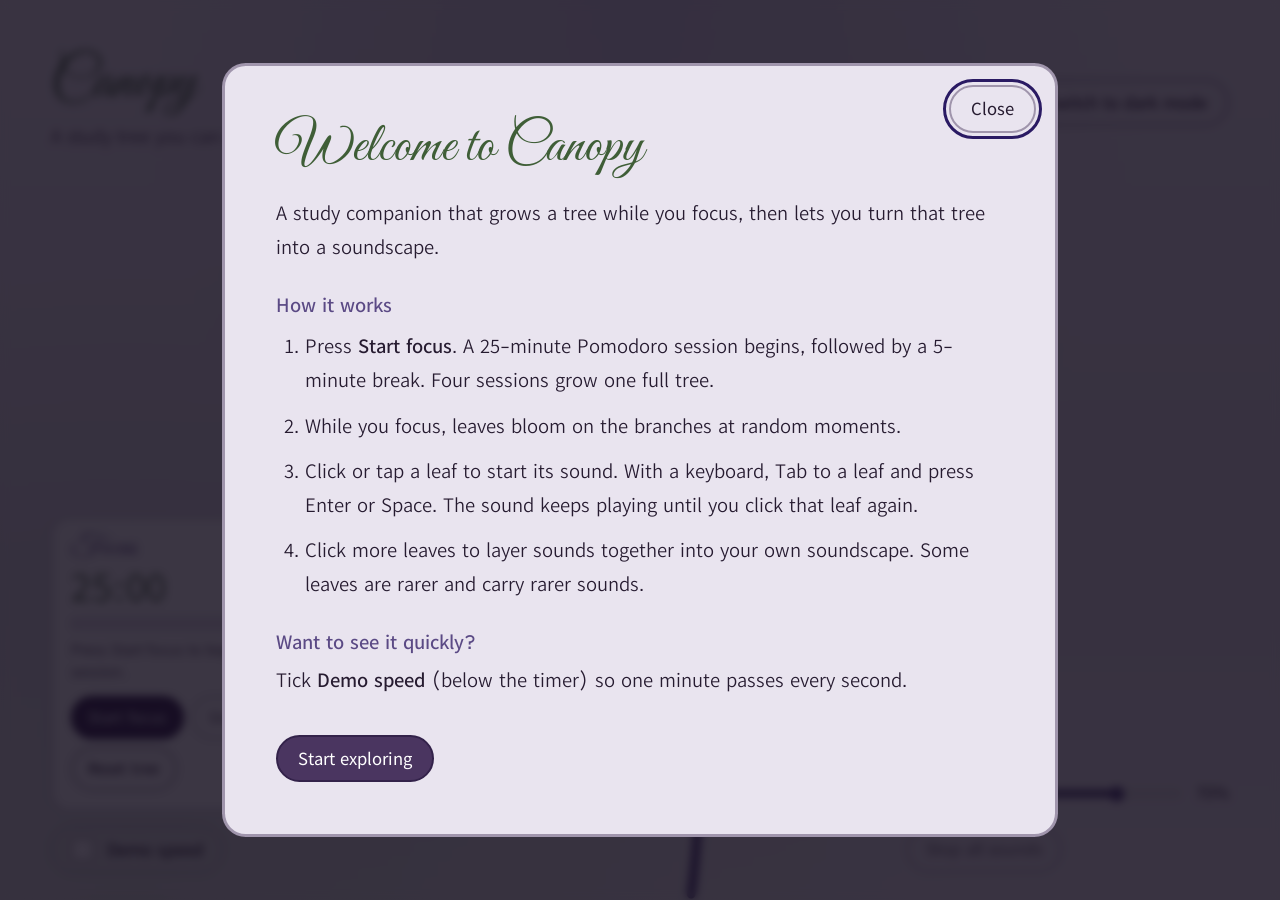
<file: index.html>
<!doctype html>
<html lang="en">
<head>
  <meta charset="UTF-8">
  <meta name="viewport" content="width=device-width, initial-scale=1">
  <title>Canopy</title>
  <meta name="description" content="A study-session instrument: a Pomodoro timer grows a tree of musical leaves while you focus, and you layer the leaves into your own soundscape.">

  <link rel="icon" href="data:image/svg+xml,%3Csvg xmlns='http://www.w3.org/2000/svg' viewBox='0 0 64 64'%3E%3Crect width='64' height='64' rx='14' fill='%23240f40'/%3E%3Cpath d='M12 40 C 18 18, 40 12, 54 14 C 54 34, 40 52, 12 40 Z' fill='%23c9dbbb'/%3E%3C/svg%3E">
  <link rel="stylesheet" href="tokens.css">
  <link rel="stylesheet" href="style.css">

  <!-- runs before first paint so the saved/system theme never flashes wrong -->
  <script src="theme.js"></script>
</head>
<body>
  <a class="skip-link" href="#main">Skip to the tree</a>

  <!-- purely decorative background layers -->
  <div class="atmosphere" aria-hidden="true"></div>

  <header class="site-header">
    <div>
      <h1>Canopy</h1>
      <p class="tagline">A study tree you can play, focus for 25 minutes and it grows.</p>
    </div>
    <div class="header-actions">
      <button class="btn btn-quiet" id="help-button" type="button">How it works</button>
      <button class="btn btn-quiet" id="theme-toggle" type="button">Switch to light mode</button>
    </div>
  </header>

  <!-- the stage: timer top-left, tree everywhere, sound bottom-left, demo switch bottom-right -->
  <main class="stage" id="main" tabindex="-1" aria-labelledby="stage-title">
    <h2 class="sr-only" id="stage-title">Your tree. Leaves appear as you focus. Each leaf is a button that toggles a sound.</h2>

    <div class="hud corner-left">
      <section class="timer-card" aria-labelledby="timer-heading">
        <h2 class="sr-only" id="timer-heading">Pomodoro timer</h2>
        <p class="phase" id="phase-label">Focus</p>
        <p class="time" id="time" role="timer" aria-live="off" aria-label="Time remaining">25:00</p>
        <div class="bar" aria-hidden="true"><span id="bar-fill"></span></div>
        <p class="status" id="status">Press Start focus to begin a 25-minute session.</p>
        <div class="btn-row">
          <button class="btn" id="start-pause" type="button">Start focus</button>
          <button class="btn btn-quiet" id="skip" type="button" aria-disabled="true">Skip break</button>
          <button class="btn btn-quiet" id="reset" type="button">Reset tree</button>
        </div>
      </section>
      <label class="demo-block" for="demo-speed">
        <input type="checkbox" id="demo-speed">
        <span>Demo speed <small></small></span>
      </label>
    </div>

    <div class="tree-zone" id="tree-zone">
      <canvas id="branch-canvas" aria-hidden="true"></canvas>
      <div class="tile-layer" id="tile-layer"></div>
    </div>

    <section class="hud sound-block" aria-labelledby="sound-heading">
      <h2 class="sr-only" id="sound-heading">Soundscape</h2>
      <p class="playing-count" id="playing-count" aria-live="off">No sounds playing</p>
      <div class="range-row">
        <label class="field-label" for="volume">Volume</label>
        <input type="range" id="volume" min="0" max="100" step="1" value="70" aria-describedby="volume-out">
        <output id="volume-out" for="volume">70%</output>
      </div>
      <button class="btn btn-quiet btn-small" id="stop-all" type="button" disabled>Stop all sounds</button>
    </section>
  </main>

  <!-- polite announcements for screen readers (phase changes, new leaves, sounds on/off) -->
  <div class="sr-only" id="announcer" role="status" aria-live="polite" aria-atomic="true"></div>

  <dialog id="help-dialog" aria-labelledby="help-title">
    <div class="dialog-inner">
      <button class="btn btn-quiet dialog-close" id="help-x" type="button" aria-label="Close how it works">Close</button>
      <h2 id="help-title">Welcome to Canopy</h2>
      <p>A study companion that grows a tree while you focus, then lets you turn that tree into a soundscape.</p>

      <h3>How it works</h3>
      <ol>
        <li>Press <strong>Start focus</strong>. A 25-minute Pomodoro session begins, followed by a 5-minute break. Four sessions grow one full tree.</li>
        <li>While you focus, leaves bloom on the branches at random moments.</li>
        <li>Click or tap a leaf to start its sound. With a keyboard, Tab to a leaf and press Enter or Space. The sound keeps playing until you click that leaf again.</li>
        <li>Click more leaves to layer sounds together into your own soundscape. Some leaves are rarer and carry rarer sounds.</li>
      </ol>

      <h3>Want to see it quickly?</h3>
      <p>Tick <strong>Demo speed</strong> (below the timer) so one minute passes every second.</p>

      <div class="dialog-actions">
        <button class="btn" id="help-ok" type="button">Start exploring</button>
      </div>
    </div>
  </dialog>


  <script src="vendor/Tone.js"></script>
  <script src="main.js"></script>
</body>
</html>
</file>
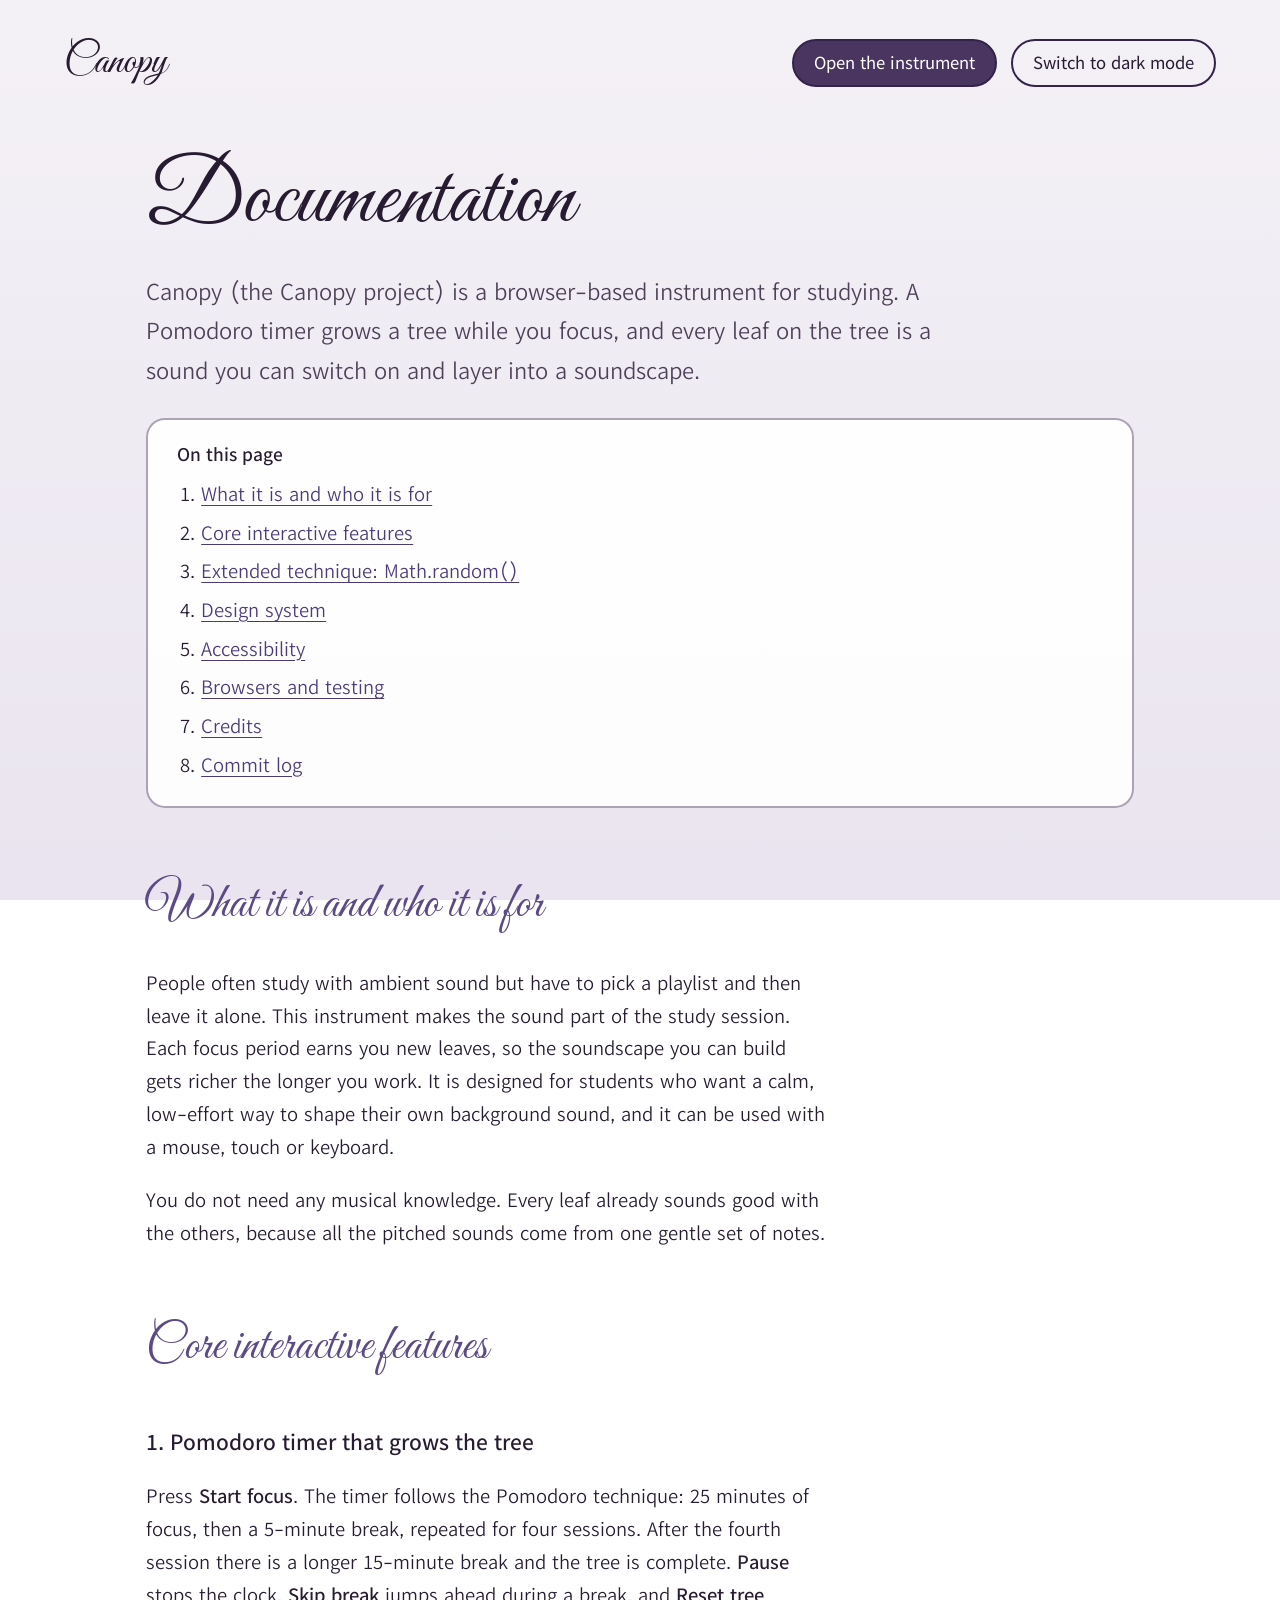
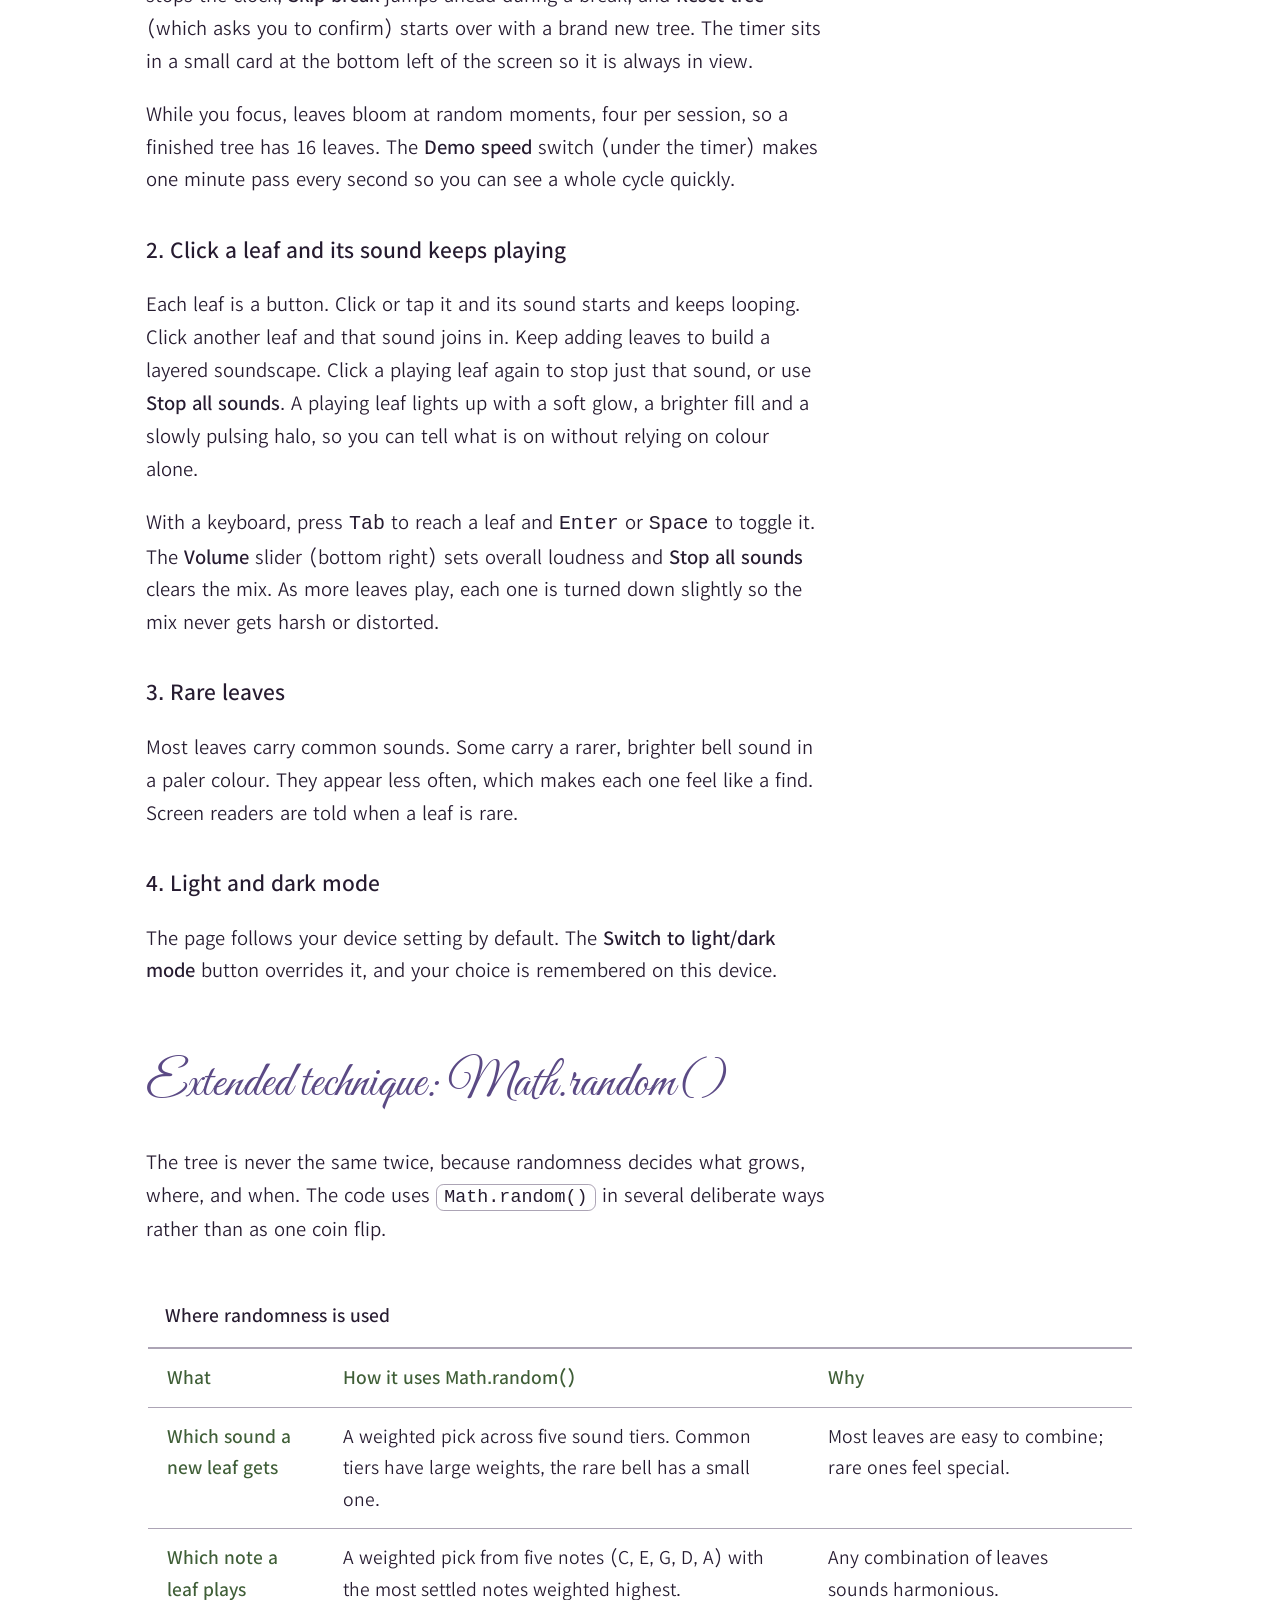
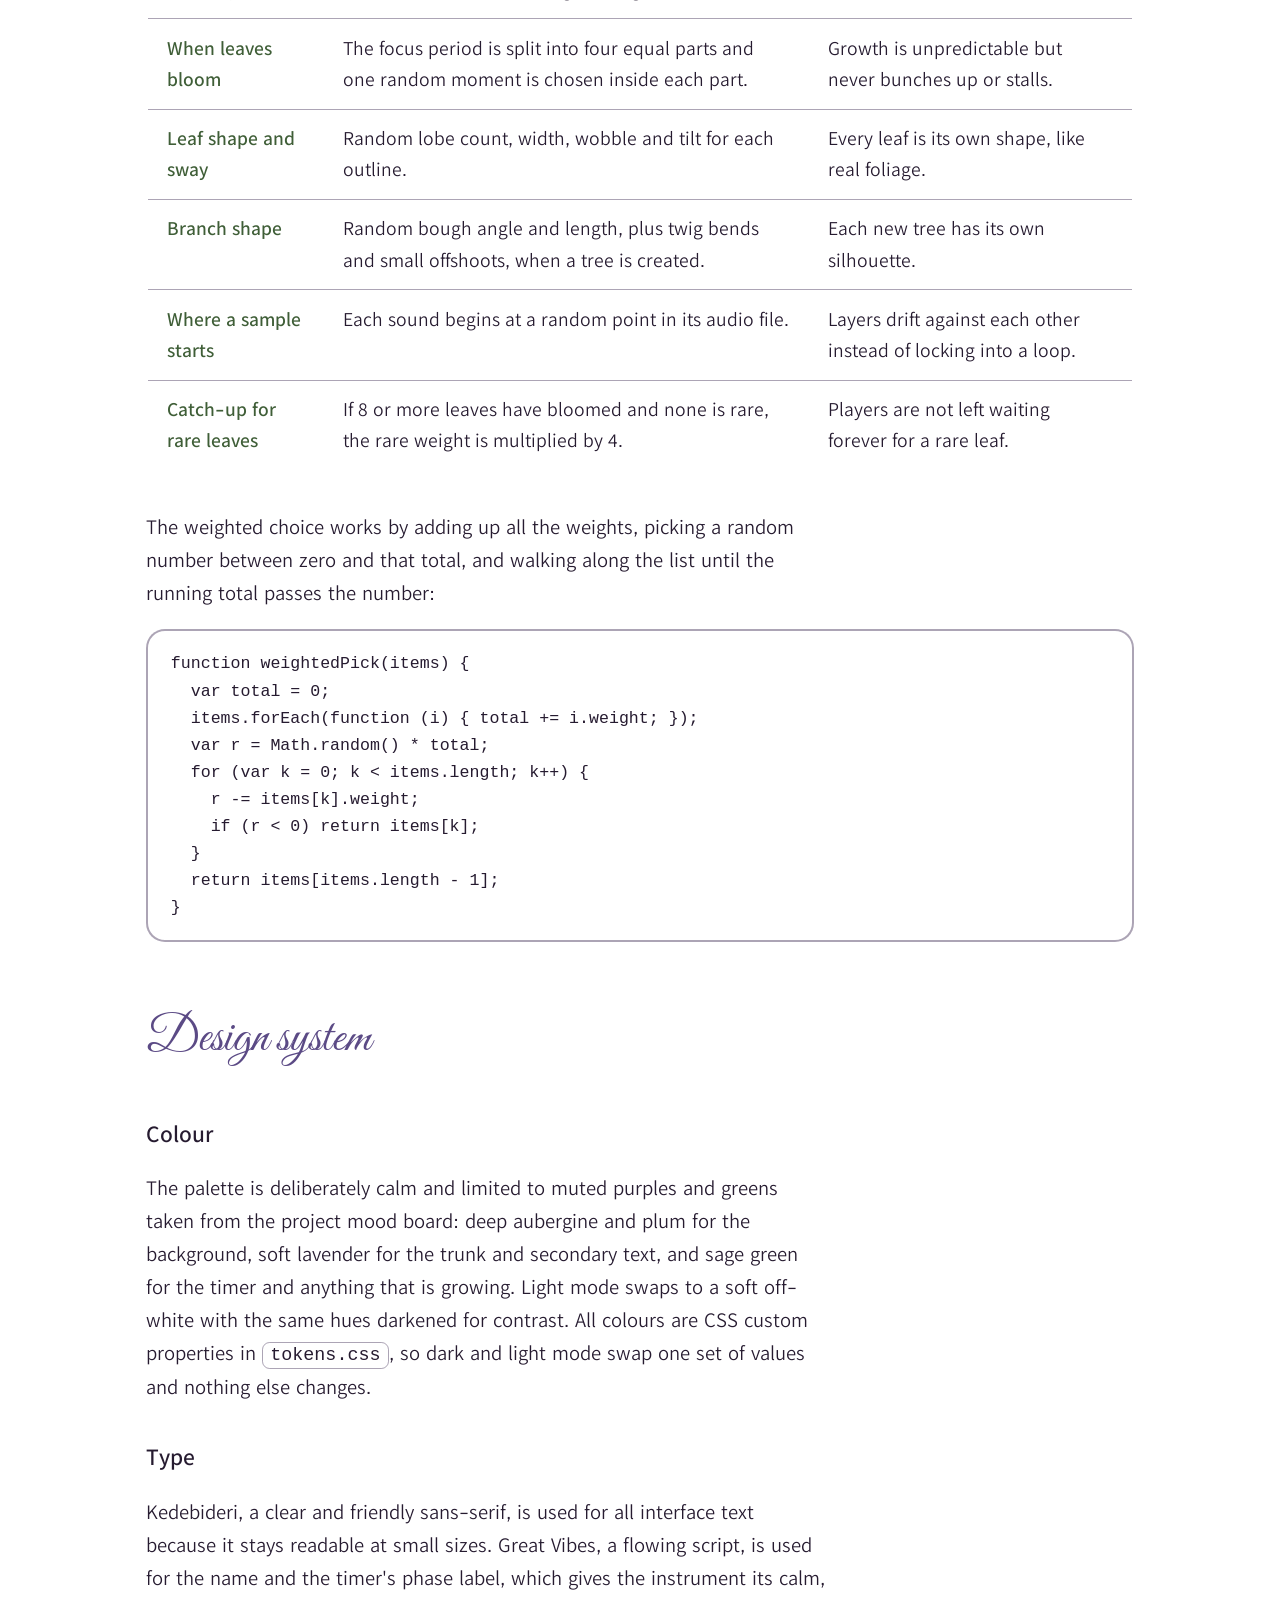
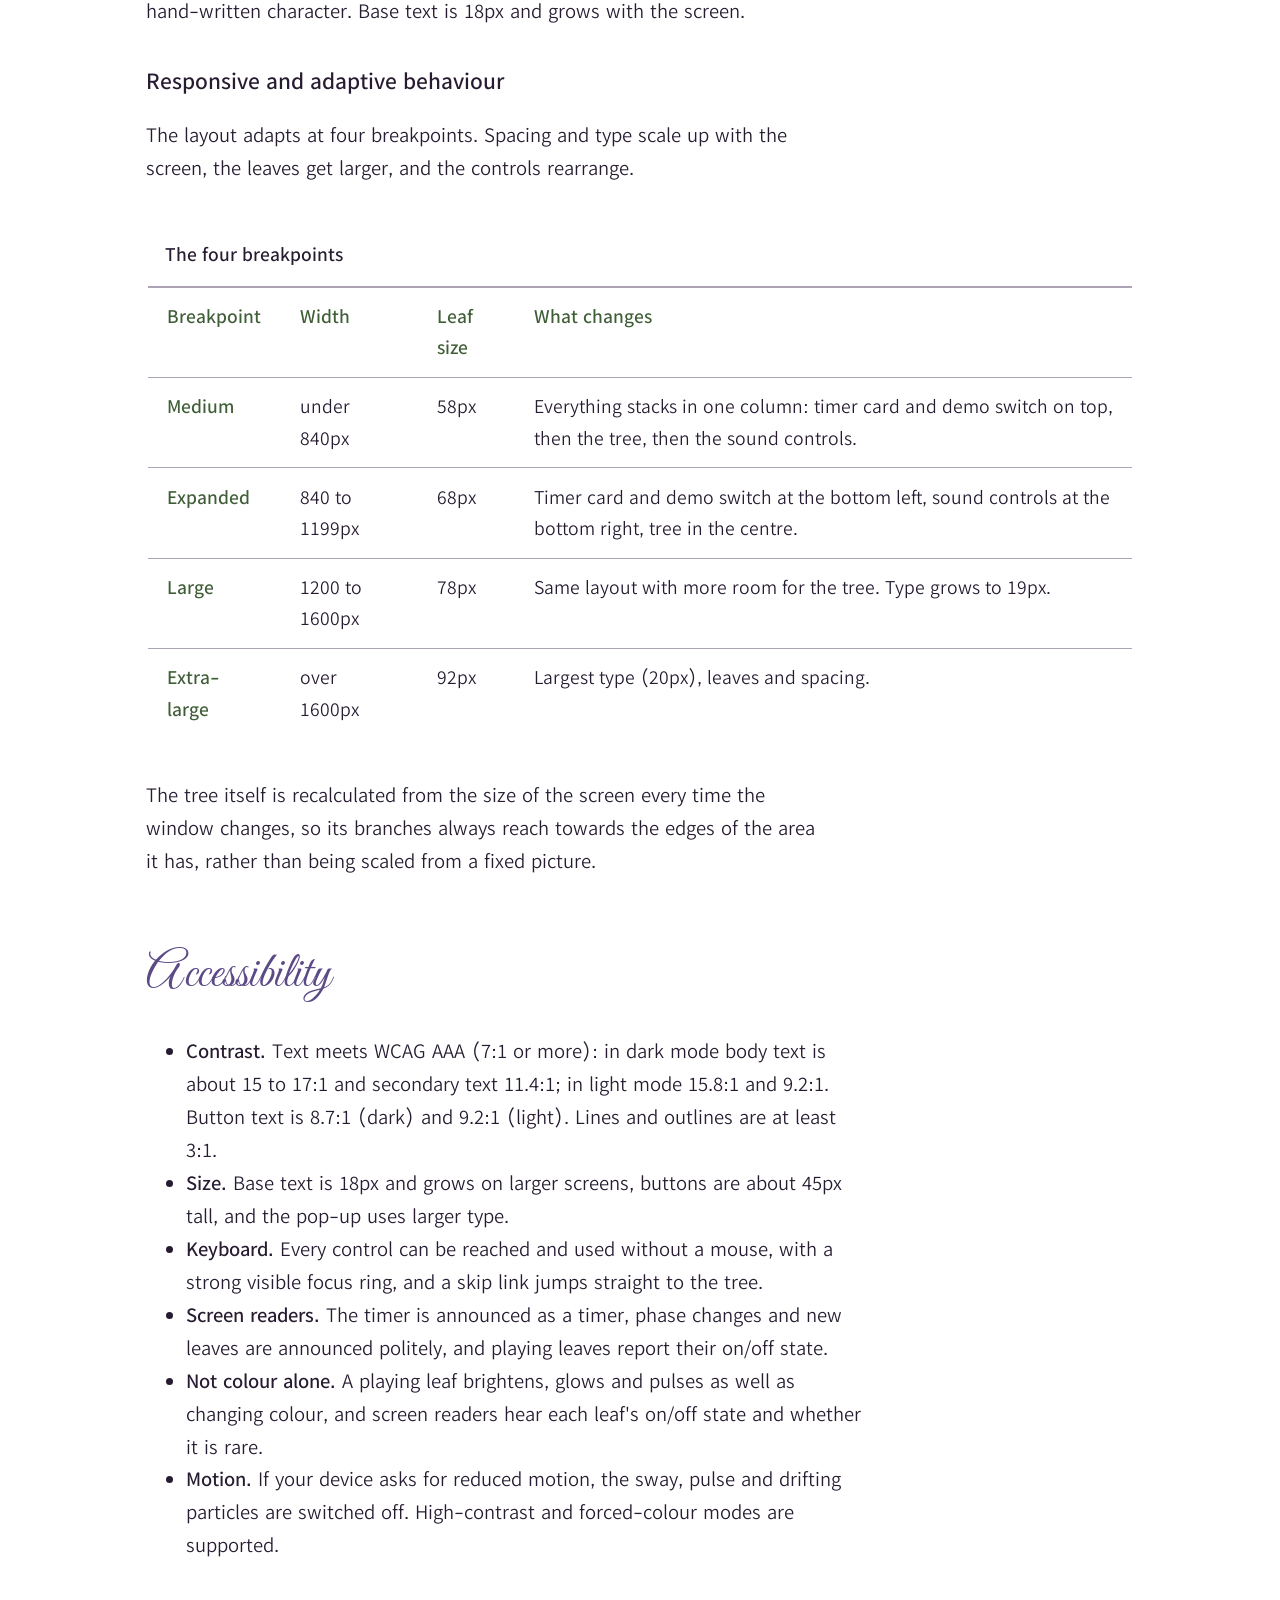
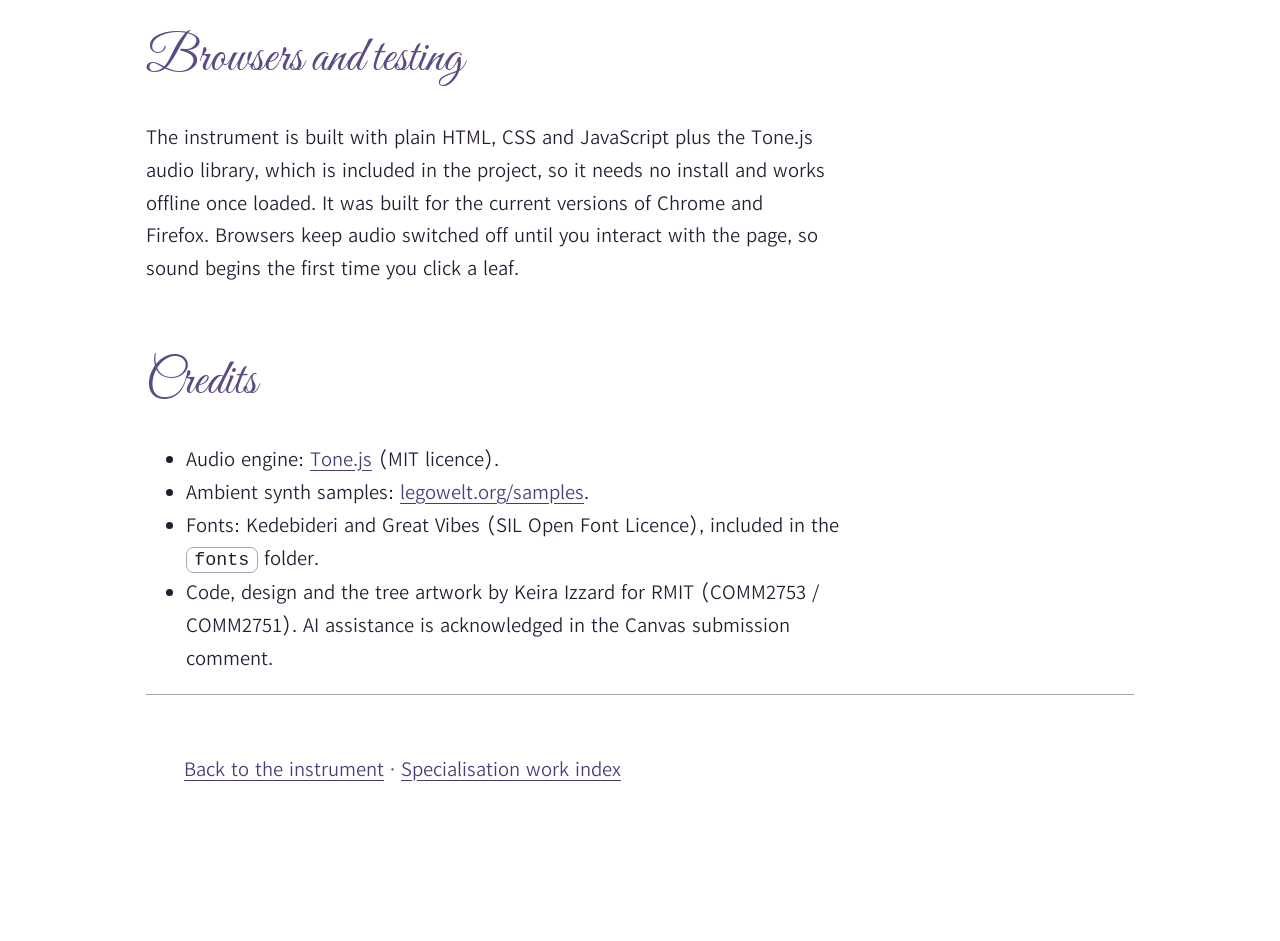
<file: documentation.html>
<!doctype html>
<html lang="en">
<head>
  <meta charset="UTF-8">
  <meta name="viewport" content="width=device-width, initial-scale=1">
  <title>Canopy: Documentation</title>
  <meta name="description" content="How Canopy works: its interactive features, the Math.random() technique, and the design system behind it.">
  <link rel="icon" href="data:image/svg+xml,%3Csvg xmlns='http://www.w3.org/2000/svg' viewBox='0 0 64 64'%3E%3Crect width='64' height='64' rx='14' fill='%23240f40'/%3E%3Cpath d='M12 40 C 18 18, 40 12, 54 14 C 54 34, 40 52, 12 40 Z' fill='%23c9dbbb'/%3E%3C/svg%3E">
  <link rel="stylesheet" href="tokens.css">
  <link rel="stylesheet" href="docs.css">
  <script src="theme.js"></script>
</head>
<body>
  <a class="skip-link" href="#main">Skip to the documentation</a>
  <header class="doc-header">
    <a class="brand" href="index.html">Canopy</a>
    <nav aria-label="Site">
      <a class="btn" href="index.html">Open the instrument</a>
      <button class="btn btn-quiet" id="theme-toggle" type="button">Switch to light mode</button>
    </nav>
  </header>

  <main id="main" tabindex="-1">
    <h1>Documentation</h1>
    <p class="lead">Canopy (the Canopy project) is a browser-based instrument for studying. A Pomodoro timer grows a tree while you focus, and every leaf on the tree is a sound you can switch on and layer into a soundscape.</p>

    <nav class="toc" aria-labelledby="toc-title">
      <strong id="toc-title">On this page</strong>
      <ol>
        <li><a href="#overview">What it is and who it is for</a></li>
        <li><a href="#core">Core interactive features</a></li>
        <li><a href="#technique">Extended technique: Math.random()</a></li>
        <li><a href="#design">Design system</a></li>
        <li><a href="#access">Accessibility</a></li>
        <li><a href="#testing">Browsers and testing</a></li>
        <li><a href="#credits">Credits</a></li>
        <li><a href="#log">Commit log</a></li>
      </ol>
    </nav>

    <h2 id="overview">What it is and who it is for</h2>
    <p>People often study with ambient sound but have to pick a playlist and then leave it alone. This instrument makes the sound part of the study session. Each focus period earns you new leaves, so the soundscape you can build gets richer the longer you work. It is designed for students who want a calm, low-effort way to shape their own background sound, and it can be used with a mouse, touch or keyboard.</p>
    <p>You do not need any musical knowledge. Every leaf already sounds good with the others, because all the pitched sounds come from one gentle set of notes.</p>

    <h2 id="core">Core interactive features</h2>

    <h3>1. Pomodoro timer that grows the tree</h3>
    <p>Press <strong>Start focus</strong>. The timer follows the Pomodoro technique: 25 minutes of focus, then a 5-minute break, repeated for four sessions. After the fourth session there is a longer 15-minute break and the tree is complete. <strong>Pause</strong> stops the clock, <strong>Skip break</strong> jumps ahead during a break, and <strong>Reset tree</strong> (which asks you to confirm) starts over with a brand new tree. The timer sits in a small card at the bottom left of the screen so it is always in view.</p>
    <p>While you focus, leaves bloom at random moments, four per session, so a finished tree has 16 leaves. The <strong>Demo speed</strong> switch (under the timer) makes one minute pass every second so you can see a whole cycle quickly.</p>

    <h3>2. Click a leaf and its sound keeps playing</h3>
    <p>Each leaf is a button. Click or tap it and its sound starts and keeps looping. Click another leaf and that sound joins in. Keep adding leaves to build a layered soundscape. Click a playing leaf again to stop just that sound, or use <strong>Stop all sounds</strong>. A playing leaf lights up with a soft glow, a brighter fill and a slowly pulsing halo, so you can tell what is on without relying on colour alone.</p>
    <p>With a keyboard, press <kbd>Tab</kbd> to reach a leaf and <kbd>Enter</kbd> or <kbd>Space</kbd> to toggle it. The <strong>Volume</strong> slider (bottom right) sets overall loudness and <strong>Stop all sounds</strong> clears the mix. As more leaves play, each one is turned down slightly so the mix never gets harsh or distorted.</p>

    <h3>3. Rare leaves</h3>
    <p>Most leaves carry common sounds. Some carry a rarer, brighter bell sound in a paler colour. They appear less often, which makes each one feel like a find. Screen readers are told when a leaf is rare.</p>

    <h3>4. Light and dark mode</h3>
    <p>The page follows your device setting by default. The <strong>Switch to light/dark mode</strong> button overrides it, and your choice is remembered on this device.</p>

    <h2 id="technique">Extended technique: Math.random()</h2>
    <p>The tree is never the same twice, because randomness decides what grows, where, and when. The code uses <code>Math.random()</code> in several deliberate ways rather than as one coin flip.</p>

    <div class="table-wrap">
    <table>
      <caption>Where randomness is used</caption>
      <thead><tr><th scope="col">What</th><th scope="col">How it uses Math.random()</th><th scope="col">Why</th></tr></thead>
      <tbody>
        <tr><th scope="row">Which sound a new leaf gets</th><td>A weighted pick across five sound tiers. Common tiers have large weights, the rare bell has a small one.</td><td>Most leaves are easy to combine; rare ones feel special.</td></tr>
        <tr><th scope="row">Which note a leaf plays</th><td>A weighted pick from five notes (C, E, G, D, A) with the most settled notes weighted highest.</td><td>Any combination of leaves sounds harmonious.</td></tr>
        <tr><th scope="row">When leaves bloom</th><td>The focus period is split into four equal parts and one random moment is chosen inside each part.</td><td>Growth is unpredictable but never bunches up or stalls.</td></tr>
        <tr><th scope="row">Leaf shape and sway</th><td>Random lobe count, width, wobble and tilt for each outline.</td><td>Every leaf is its own shape, like real foliage.</td></tr>
        <tr><th scope="row">Branch shape</th><td>Random bough angle and length, plus twig bends and small offshoots, when a tree is created.</td><td>Each new tree has its own silhouette.</td></tr>
        <tr><th scope="row">Where a sample starts</th><td>Each sound begins at a random point in its audio file.</td><td>Layers drift against each other instead of locking into a loop.</td></tr>
        <tr><th scope="row">Catch-up for rare leaves</th><td>If 8 or more leaves have bloomed and none is rare, the rare weight is multiplied by 4.</td><td>Players are not left waiting forever for a rare leaf.</td></tr>
      </tbody>
    </table>
    </div>

    <p>The weighted choice works by adding up all the weights, picking a random number between zero and that total, and walking along the list until the running total passes the number:</p>
<pre><code>function weightedPick(items) {
  var total = 0;
  items.forEach(function (i) { total += i.weight; });
  var r = Math.random() * total;
  for (var k = 0; k &lt; items.length; k++) {
    r -= items[k].weight;
    if (r &lt; 0) return items[k];
  }
  return items[items.length - 1];
}</code></pre>

    <h2 id="design">Design system</h2>
    <h3>Colour</h3>
    <p>The palette is deliberately calm and limited to muted purples and greens taken from the project mood board: deep aubergine and plum for the background, soft lavender for the trunk and secondary text, and sage green for the timer and anything that is growing. Light mode swaps to a soft off-white with the same hues darkened for contrast. All colours are CSS custom properties in <code>tokens.css</code>, so dark and light mode swap one set of values and nothing else changes.</p>
    <h3>Type</h3>
    <p>Kedebideri, a clear and friendly sans-serif, is used for all interface text because it stays readable at small sizes. Great Vibes, a flowing script, is used for the name and the timer's phase label, which gives the instrument its calm, hand-written character. Base text is 18px and grows with the screen.</p>
    <h3>Responsive and adaptive behaviour</h3>
    <p>The layout adapts at four breakpoints. Spacing and type scale up with the screen, the leaves get larger, and the controls rearrange.</p>

    <div class="table-wrap">
    <table>
      <caption>The four breakpoints</caption>
      <thead><tr><th scope="col">Breakpoint</th><th scope="col">Width</th><th scope="col">Leaf size</th><th scope="col">What changes</th></tr></thead>
      <tbody>
        <tr><th scope="row">Medium</th><td>under 840px</td><td>58px</td><td>Everything stacks in one column: timer card and demo switch on top, then the tree, then the sound controls.</td></tr>
        <tr><th scope="row">Expanded</th><td>840 to 1199px</td><td>68px</td><td>Timer card and demo switch at the bottom left, sound controls at the bottom right, tree in the centre.</td></tr>
        <tr><th scope="row">Large</th><td>1200 to 1600px</td><td>78px</td><td>Same layout with more room for the tree. Type grows to 19px.</td></tr>
        <tr><th scope="row">Extra-large</th><td>over 1600px</td><td>92px</td><td>Largest type (20px), leaves and spacing.</td></tr>
      </tbody>
    </table>
    </div>
    <p>The tree itself is recalculated from the size of the screen every time the window changes, so its branches always reach towards the edges of the area it has, rather than being scaled from a fixed picture.</p>

    <h2 id="access">Accessibility</h2>
    <ul>
      <li><strong>Contrast.</strong> Text meets WCAG AAA (7:1 or more): in dark mode body text is about 15 to 17:1 and secondary text 11.4:1; in light mode 15.8:1 and 9.2:1. Button text is 8.7:1 (dark) and 9.2:1 (light). Lines and outlines are at least 3:1.</li>
      <li><strong>Size.</strong> Base text is 18px and grows on larger screens, buttons are about 45px tall, and the pop-up uses larger type.</li>
      <li><strong>Keyboard.</strong> Every control can be reached and used without a mouse, with a strong visible focus ring, and a skip link jumps straight to the tree.</li>
      <li><strong>Screen readers.</strong> The timer is announced as a timer, phase changes and new leaves are announced politely, and playing leaves report their on/off state.</li>
      <li><strong>Not colour alone.</strong> A playing leaf brightens, glows and pulses as well as changing colour, and screen readers hear each leaf's on/off state and whether it is rare.</li>
      <li><strong>Motion.</strong> If your device asks for reduced motion, the sway, pulse and drifting particles are switched off. High-contrast and forced-colour modes are supported.</li>
    </ul>

    <h2 id="testing">Browsers and testing</h2>
    <p>The instrument is built with plain HTML, CSS and JavaScript plus the Tone.js audio library, which is included in the project, so it needs no install and works offline once loaded. It was built for the current versions of Chrome and Firefox. Browsers keep audio switched off until you interact with the page, so sound begins the first time you click a leaf.</p>

    <h2 id="credits">Credits</h2>
    <ul>
      <li>Audio engine: <a href="https://tonejs.github.io/">Tone.js</a> (MIT licence).</li>
      <li>Ambient synth samples: <a href="https://www.legowelt.org/samples/">legowelt.org/samples</a>.</li>
      <li>Fonts: Kedebideri and Great Vibes (SIL Open Font Licence), included in the <code>fonts</code> folder.</li>
      <li>Code, design and the tree artwork by Keira Izzard for RMIT (COMM2753 / COMM2751). AI assistance is acknowledged in the Canvas submission comment.</li>
    </ul>



  <footer>
    <p><a href="index.html">Back to the instrument</a> · <a href="https://keiraizzard.github.io/specialisationWorkIndex/">Specialisation work index</a></p>
  </footer>
</body>
</html>
</file>
<file: tokens.css>
/* ==========================================================================
   tokens.css — design tokens shared by every page (instrument + docs)
   --------------------------------------------------------------------------
   Colour is strictly green + purple. Every text/background pairing below was
   checked against WCAG 2.2: body text >= 7:1 (AAA), non-text UI >= 3:1.
   Dark is the default; light applies when the visitor's system prefers it OR
   they pick it with the theme button (which sets data-theme on <html>).
   ========================================================================== */

@font-face { font-family: "Kedebideri"; font-style: normal; font-weight: 400; font-display: swap; src: url("fonts/kedebideri-latin-400-normal.woff2") format("woff2"); }
@font-face { font-family: "Kedebideri"; font-style: normal; font-weight: 500; font-display: swap; src: url("fonts/kedebideri-latin-500-normal.woff2") format("woff2"); }
@font-face { font-family: "Kedebideri"; font-style: normal; font-weight: 600; font-display: swap; src: url("fonts/kedebideri-latin-600-normal.woff2") format("woff2"); }
@font-face { font-family: "Great Vibes"; font-style: normal; font-weight: 400; font-display: swap; src: url("fonts/great-vibes-latin-400-normal.woff2") format("woff2"); }
/* fonts are bundled with the site (SIL Open Font License, see fonts/), so the
   page looks the same offline and never sends a request to a third party */

:root {
  color-scheme: dark;

  /* palette (raw colours, taken from the mood board) */
  --aubergine: #1a0b20;
  --plum: #2d1233;
  --lavender: #c5b5fe;
  --lime: #cdf05a;
  --forest: #022521;
  --tea-green: #c4d0b0;
  --bone: #f6f1e7;
  --pink: #f6a9cf;

  /* surfaces */
  --bg-0: #17101f;                      /* aubergine (page base) */
  --bg-1: #231832;                      /* plum (gradient end) */
  --bg-glow: rgba(170, 155, 215, 0.14); /* soft lavender light from above */
  --bg-glow-2: rgba(70, 105, 80, 0.26);  /* forest green light from below-left */
  --panel: rgba(32, 21, 45, 0.92);
  --panel-border: rgba(179, 166, 214, 0.38);

  /* text */
  --ink: #efeaf3;                       /* bone */
  --ink-dim: #cfc6d8;
  --accent: #b7cba3;                    /* fresh lime: timer, highlights */
  --accent-2: #b3a6d6;                  /* soft lavender */
  --link: #b7cba3;

  /* controls */
  --btn-bg: #4a3560;
  --btn-bg-hover: #5b4274;
  --btn-ink: #ffffff;
  --btn-border: rgba(179, 166, 214, 0.6);
  --btn-on-bg: #2f4a37;                 /* "on" state (forest) */
  --focus: #dfeccf;

  /* tree drawing (read by main.js for the canvas) */
  --canvas-trunk: #9c8cc4;
  --canvas-dim: #7f70aa;                /* resting branches */
  --canvas-lit: #b7cba3;
  --tile-edge: #dce6cf;
  --marker: #9c8cc4;

  /* ambient motes */
  --mote-1: #b7cba3;
  --mote-2: #b3a6d6;
  --mote-3: #9bb08c;
  --grain-opacity: 0.3;
  --vignette: rgba(8, 4, 14, 0.5);

  /* type */
  --font-display: "Great Vibes", "Brush Script MT", cursive;
  --font-ui: "Kedebideri", system-ui, -apple-system, "Segoe UI", Roboto, sans-serif;

  /* sizing (overridden per breakpoint in style.css) */
  --tile-size: 66px;
  --space-1: 0.5rem;
  --space-2: 1rem;
  --space-3: 1.4rem;
  --space-4: 2.25rem;
  --radius: 1rem;
}

/* ---- light theme ------------------------------------------------------ */
/* (the values are written twice on purpose: once for "system prefers light
   and nothing was chosen", once for "visitor chose light". CSS has no way to
   share one block between a media query and an attribute selector.) */
@media (prefers-color-scheme: light) {
  :root:not([data-theme]) {
    color-scheme: light;
    --bg-0: #f4f1f6;
    --bg-1: #e9e4ef;
    --bg-glow: rgba(170, 155, 215, 0.28);
    --bg-glow-2: rgba(150, 180, 140, 0.20);
    --panel: rgba(255, 255, 255, 0.92);
    --panel-border: rgba(58, 40, 80, 0.42);
    --ink: #261b30;
    --ink-dim: #4d4058;
    --accent: #3f5e37;
    --accent-2: #5b4a85;
    --link: #4a3a78;
    --btn-bg: #4a3560;
    --btn-bg-hover: #5b4274;
    --btn-ink: #ffffff;
    --btn-border: #33224a;
    --btn-on-bg: #3f5e37;
    --focus: #2a1a63;
    --canvas-trunk: #5b4a85;
    --canvas-dim: #8d80ae;
    --canvas-lit: #4f7345;
    --tile-edge: #3a2b4a;
    --marker: #5b4a85;
    --mote-1: #4f7345;
    --mote-2: #5b4a85;
    --mote-3: #6f8a65;
    --grain-opacity: 0.18;
    --vignette: rgba(91, 74, 133, 0.12);
  }
}

:root[data-theme="light"] {
  color-scheme: light;
  --bg-0: #f4f1f6;
  --bg-1: #e9e4ef;
  --bg-glow: rgba(170, 155, 215, 0.28);
  --bg-glow-2: rgba(150, 180, 140, 0.20);
  --panel: rgba(255, 255, 255, 0.92);
  --panel-border: rgba(58, 40, 80, 0.42);
  --ink: #261b30;
  --ink-dim: #4d4058;
  --accent: #3f5e37;
  --accent-2: #5b4a85;
  --link: #4a3a78;
  --btn-bg: #4a3560;
  --btn-bg-hover: #5b4274;
  --btn-ink: #ffffff;
  --btn-border: #33224a;
  --btn-on-bg: #3f5e37;
  --focus: #2a1a63;
  --canvas-trunk: #5b4a85;
  --canvas-dim: #8d80ae;
  --canvas-lit: #4f7345;
  --tile-edge: #3a2b4a;
  --marker: #5b4a85;
  --mote-1: #4f7345;
  --mote-2: #5b4a85;
  --mote-3: #6f8a65;
  --grain-opacity: 0.18;
  --vignette: rgba(91, 74, 133, 0.12);
}

/* ---- "increase contrast" system setting ------------------------------- */
@media (prefers-contrast: more) {
  :root {
    --ink-dim: var(--ink);
    --panel-border: var(--ink);
    --btn-border: var(--ink);
  }
}
</file>
<file: style.css>
/* ==========================================================================
   style.css — Dynamic Soundtracker (final instrument)
   Colour / theme tokens live in tokens.css. This file is layout, type,
   components, motion, and the four responsive breakpoints from the brief:
     Medium        < 840px
     Expanded      840px – 1199px
     Large         1200px – 1600px
     Extra-large   > 1600px
   ========================================================================== */

/* ---- base ------------------------------------------------------------- */
*, *::before, *::after { box-sizing: border-box; }

html { font-size: 112.5%; }            /* 18px base: larger than the browser default for readability */

body {
  margin: 0;
  min-height: 100vh;
  min-height: 100dvh;
  display: flex;
  flex-direction: column;
  position: relative;
  overflow-x: hidden;
  font-family: var(--font-ui);
  font-weight: 400;                    /* regular, not light: light weights lose legibility on dark */
  font-size: 1rem;
  line-height: 1.6;
  color: var(--ink);
  background:
    radial-gradient(ellipse at 50% -10%, var(--bg-glow), transparent 58%),
    radial-gradient(ellipse at 10% 105%, var(--bg-glow-2), transparent 52%),
    linear-gradient(180deg, var(--bg-0), var(--bg-1) 62%, var(--bg-0));
  background-attachment: fixed;
}

a { color: var(--link); text-underline-offset: 0.2em; text-decoration-thickness: 2px; }
a:hover { text-decoration-thickness: 3px; }

h1, h2, h3 { margin: 0; }
p { margin: 0; }

/* visible keyboard focus everywhere (never removed) */
:focus-visible { outline: 3px solid var(--focus); outline-offset: 3px; }

.sr-only {
  position: absolute; width: 1px; height: 1px; margin: -1px; padding: 0;
  overflow: hidden; clip: rect(0 0 0 0); white-space: nowrap; border: 0;
}

.skip-link {
  position: absolute; left: 1rem; top: -4rem; z-index: 50;
  padding: 0.75rem 1.25rem; border-radius: 999px;
  background: var(--btn-bg); color: var(--btn-ink); font-weight: 500;
}
.skip-link:focus { top: 1rem; }

/* ---- atmosphere (decorative): grain and vignette ---------- */
.atmosphere { position: fixed; inset: 0; pointer-events: none; }
.atmosphere {
  z-index: 0;
  opacity: var(--grain-opacity);
  mix-blend-mode: overlay;
  background-image: url("data:image/svg+xml,%3Csvg xmlns='http://www.w3.org/2000/svg' width='120' height='120'%3E%3Cfilter id='n'%3E%3CfeTurbulence type='fractalNoise' baseFrequency='0.85' numOctaves='2' stitchTiles='stitch'/%3E%3C/filter%3E%3Crect width='100%25' height='100%25' filter='url(%23n)' opacity='0.35'/%3E%3C/svg%3E");
}
.atmosphere::after {
  content: ""; position: absolute; inset: 0;
  background: radial-gradient(ellipse at 50% 42%, transparent 48%, var(--vignette) 100%);
}
.site-header, .stage { position: relative; z-index: 2; }

/* ---- header ----------------------------------------------------------- */
.site-header {
  display: flex; flex-wrap: wrap; align-items: center; justify-content: space-between;
  gap: var(--space-2) var(--space-3);
  padding: calc(var(--space-4) + 0.6rem) clamp(1.25rem, 4vw, 3rem) 0;
}
.site-header h1 {
  font-family: var(--font-display);
  font-weight: 400; letter-spacing: 0;
  font-size: clamp(2.8rem, 4.6vw, 3.8rem);
  line-height: 1;
  color: var(--accent);
}
.tagline { margin-top: 0.4rem; max-width: 62ch; font-size: 1rem; color: var(--ink-dim); }
.header-actions { display: flex; flex-wrap: wrap; gap: 0.6rem; }

/* ---- buttons ---------------------------------------------------------- */
.btn {
  display: inline-flex; align-items: center; justify-content: center; gap: 0.5rem;
  min-height: 2.5rem; min-width: 2.5rem;       /* 45px at the 18px base: still a comfortable touch target */
  padding: 0.4rem 1.05rem;
  font: 500 0.95rem/1.2 var(--font-ui);
  color: var(--btn-ink); background: var(--btn-bg);
  border: 2px solid var(--btn-border); border-radius: 999px;
  cursor: pointer; text-decoration: none;
  transition: background-color 0.2s, transform 0.2s;
}
.btn:hover { background: var(--btn-bg-hover); }
.btn:active { transform: translateY(1px); }
.btn[disabled], .btn[aria-disabled="true"] { opacity: 0.6; cursor: not-allowed; }
.btn-quiet { background: transparent; color: var(--ink); border-color: var(--panel-border); }
.btn-quiet:hover { background: var(--panel); }
.btn-on { background: var(--btn-on-bg); }
.btn-on:hover { background: var(--btn-on-bg); filter: brightness(1.12); }

/* ---- stage (the tree) ------------------------------------------------- */
.stage { flex: 1 1 auto; width: 100%; min-height: 34rem; }
.stage:focus { outline: none; }
.tree-zone { position: absolute; inset: 0; }
#branch-canvas, .tile-layer { position: absolute; inset: 0; width: 100%; height: 100%; }
#branch-canvas { pointer-events: none; }
.tile-layer { pointer-events: none; }

/* ---- floating controls: timer card + demo switch bottom-left, sound bottom-right.
        The tree layout steers around them (see computeLayout in main.js). */
.hud { position: absolute; z-index: 3; }
.corner-left {
  bottom: var(--space-3); left: clamp(1.25rem, 4vw, 3rem);
  width: min(17rem, 46%);
  display: grid; gap: 0.8rem; justify-items: start;
}
.timer-card {
  width: 100%;
  background: var(--panel);
  border: 1px solid var(--panel-border);
  border-radius: var(--radius);
  padding: 0.85rem 1rem 1rem;
  -webkit-backdrop-filter: blur(10px); backdrop-filter: blur(10px);
}
.sound-block { bottom: var(--space-3); right: clamp(1.25rem, 4vw, 3rem); width: min(17rem, 44%); display: grid; gap: 0.7rem; justify-items: start; }
.btn-small { min-height: 2.5rem; padding: 0.35rem 0.95rem; font-size: 0.9rem; }
.demo-block {
  display: inline-flex; align-items: center; gap: 0.7rem;
  min-height: 2.5rem; padding: 0.3rem 1rem;
  font-size: 0.95rem; font-weight: 500; line-height: 1.2; cursor: pointer;
  color: var(--ink); border: 1px solid var(--panel-border); border-radius: 999px;
}
.demo-block:hover { background: var(--panel); }
.demo-block input { flex: none; width: 1.2rem; height: 1.2rem; margin: 0; accent-color: var(--accent-2); cursor: pointer; }
.demo-block small { font-size: 0.85em; color: var(--ink-dim); font-weight: 400; }
.demo-block:has(input:focus-visible) { outline: 3px solid var(--focus); outline-offset: 3px; }

.tile-slot {
  position: absolute;
  width: var(--tile-size); height: var(--tile-size);
  transform: translate(-50%, -50%);
  pointer-events: none;
}
/* idle sway moves only the leaf artwork (using the separate `rotate` property,
   so it stacks on top of --rot) and never the button, which keeps the click
   target perfectly still */
.tile-slot.bloomed .leaf { animation: sway var(--sway-dur, 7s) ease-in-out var(--sway-delay, 0s) infinite; }
@keyframes sway {
  0%, 100% { rotate: -3deg; }
  50%      { rotate: 3deg; }
}

/* "waiting" marker: shows where a leaf will grow so the tree is never empty */
.marker {
  display: none;                 /* waiting dots removed for a calmer, emptier tree */
  position: absolute; left: 50%; top: 50%;
  width: 1rem; height: 1rem; margin: -0.5rem 0 0 -0.5rem;
  border-radius: 50%; background: var(--marker); opacity: 0.6;
  animation: marker-pulse 2.8s ease-in-out infinite;
}
.tile-slot.bloomed .marker { display: none; }
@keyframes marker-pulse {
  0%, 100% { transform: scale(0.85); opacity: 0.4; }
  50%      { transform: scale(1.25); opacity: 0.8; }
}

/* the leaf itself is a real button: click / Enter / Space toggles its sound */
.growth-tile {
  position: absolute; inset: 0; padding: 0; margin: 0;
  background: transparent; border: 0; border-radius: 14px;
  cursor: pointer; pointer-events: auto;
  opacity: 0; transform: scale(0.4);
  filter: drop-shadow(0 2px 4px rgba(0, 0, 0, 0.35));
  transition: opacity 0.5s ease, transform 0.5s cubic-bezier(0.2, 0.9, 0.3, 1.3), filter 0.25s ease;
  -webkit-tap-highlight-color: transparent;
}
.growth-tile[hidden] { display: none; }
.growth-tile.in { opacity: 1; transform: scale(1); }
.growth-tile.in:hover { transform: scale(1.1); }
.growth-tile:focus-visible { outline: 3px solid var(--focus); outline-offset: 5px; }

/* leaf = three stacked copies of the same random polygon:
   halo (pulses while playing) / edge (thin outline) / shard (the colour).
   clip-path is set per leaf from JS (--clip) and the whole leaf is rotated
   (--rot) so its narrow end points back at the branch it grew from.
   The filter sits on the parent button because filter runs BEFORE clip-path
   on the same element, which would clip the glow away. */
.leaf { position: absolute; inset: 0; transform: rotate(var(--rot, 0rad)); }
.leaf > span { position: absolute; clip-path: var(--clip); }
.leaf .halo  { inset: -3px; background: var(--glow); opacity: 0; }
.leaf .edge  { display: none; }   /* no outline: the colour fill and the glow do the work */
.leaf .shard { inset: 0; background: var(--fill); }

/* PLAYING state: the tile lights up (glow + brighter fill) and, unless motion
   is reduced, a soft halo pulses outward. aria-pressed tells screen readers */
.growth-tile[aria-pressed="true"] { filter: drop-shadow(0 0 22px var(--glow)) drop-shadow(0 0 8px var(--glow)) brightness(1.1); }
.growth-tile[aria-pressed="true"] .halo { animation: halo 2.8s ease-out infinite; }
@keyframes halo {
  0%   { transform: scale(1);    opacity: 0.45; }
  100% { transform: scale(1.7);  opacity: 0; }
}

/* ---- timer typography --------------------------------------------------- */
.phase { font: 400 clamp(1.5rem, 2vw, 1.8rem)/1 var(--font-display); color: var(--accent-2); }
.time {
  margin: 0.2rem 0 0.6rem;
  font-family: var(--font-ui); font-weight: 400;
  font-size: clamp(2.1rem, 2.8vw, 2.5rem); line-height: 1;
  font-variant-numeric: tabular-nums; letter-spacing: 0.02em;
  color: var(--accent);
}
.bar {
  height: 0.6rem; border-radius: 999px; overflow: hidden;
  background: rgba(179, 166, 214, 0.2); border: 1px solid var(--panel-border);
}
.bar > span { display: block; height: 100%; width: 0; background: var(--accent); transition: width 0.4s linear; }
.status { margin: 0.5rem 0 0.7rem; min-height: 2.8em; font-size: 0.82rem; line-height: 1.4; color: var(--ink-dim); }
.btn-row { display: flex; flex-wrap: wrap; gap: 0.4rem; }
.timer-card .btn { min-height: 2.3rem; padding: 0.25rem 0.8rem; font-size: 0.85rem; }

/* ---- sound (bottom-right) ----------------------------------------------- */
.playing-count { font-size: 0.95rem; color: var(--ink-dim); }
.field-label { font-weight: 500; font-size: 0.95rem; }
.range-row { display: flex; align-items: center; gap: 0.7rem; width: 100%; }
.range-row input[type="range"] { flex: 1 1 auto; height: 1.8rem; accent-color: var(--accent-2); cursor: pointer; }
.range-row output { min-width: 3.4ch; font-variant-numeric: tabular-nums; font-size: 0.95rem; }

/* ---- dialog (help / how it works) ------------------------------------- */
dialog {
  width: calc(100% - 2rem); max-width: 44rem; max-height: calc(100vh - 2rem); max-height: calc(100dvh - 2rem);
  padding: 0; overflow: auto;
  color: var(--ink); background: var(--bg-1);
  border: 3px solid var(--panel-border); border-radius: 1.25rem;
}
dialog::backdrop { background: rgba(10, 4, 20, 0.8); -webkit-backdrop-filter: blur(4px); backdrop-filter: blur(4px); }
.dialog-inner { position: relative; padding: clamp(1.5rem, 4vw, 2.75rem); }
.dialog-inner h2 { font: 400 clamp(2.2rem, 4.4vw, 3rem)/1.05 var(--font-display); color: var(--accent); margin: 0 3rem 1rem 0; }
.dialog-inner h3 { font: 600 1.05rem/1.3 var(--font-ui); margin: 1.5rem 0 0.4rem; color: var(--accent-2); }
.dialog-inner p, .dialog-inner li { font-size: 1.05rem; line-height: 1.7; }
.dialog-inner ol { margin: 0.5rem 0 0; padding-left: 1.5rem; }
.dialog-inner li { margin: 0.6rem 0; }
.dialog-close { position: absolute; top: 1rem; right: 1rem; }
.dialog-actions { display: flex; flex-wrap: wrap; gap: 0.75rem; margin-top: 2rem; }

/* ---- motion preferences ----------------------------------------------- */
@media (prefers-reduced-motion: reduce) {
  *, *::before, *::after { animation: none !important; transition: none !important; }
}

/* ---- Windows High Contrast / forced colours --------------------------- */
@media (forced-colors: active) {
  .btn, .demo-block, .timer-card, dialog { border: 2px solid ButtonText; }
  .leaf .edge { display: block; background: CanvasText; }
  .leaf .shard { background: Highlight; }
  .marker { background: CanvasText; }
}

/* ==========================================================================
   RESPONSIVE / ADAPTIVE DESIGN SYSTEM — the four breakpoints in the brief
   Each step changes: tile size, type scale, and how the console is arranged.
   ========================================================================== */

/* Medium: width < 840px — single column: header, timer card, tree, sound controls.
   Smallest tiles. */
@media (max-width: 839.98px) {
  :root { --tile-size: 58px; }
  .site-header { flex-direction: column; align-items: flex-start; padding-top: var(--space-2); }
  .stage { display: flex; flex-direction: column; gap: var(--space-2); padding: var(--space-2) clamp(1.25rem, 4vw, 2rem) var(--space-3); min-height: 0; }
  .hud { position: static; width: auto; }
  .corner-left { width: 100%; }
  .tree-zone { position: relative; inset: auto; flex: 1 1 auto; min-height: 30rem; margin: 0 calc(-1 * clamp(1.25rem, 4vw, 2rem)); }
  .sound-block { width: 100%; }
}

/* Expanded: 840px – 1199px — timer card bottom-left, medium tiles */
@media (min-width: 840px) and (max-width: 1199.98px) {
  :root { --tile-size: 68px; }
  .stage { min-height: 40rem; }
  .corner-left { width: min(17rem, 48%); }
}

/* Large: 1200px – 1600px — larger type (19px) and tiles */
@media (min-width: 1200px) and (max-width: 1600px) {
  :root { --tile-size: 74px; }
  html { font-size: 118.75%; }          /* 19px */
  .stage { min-height: 38rem; }
}

/* Extra-large: width > 1600px — biggest type (20px), tiles and spacing */
@media (min-width: 1600.02px) {
  :root { --tile-size: 88px; --space-3: 1.75rem; --space-4: 2.75rem; }
  html { font-size: 125%; }             /* 20px */
  .stage { min-height: 40rem; }
  .corner-left { width: min(19rem, 36%); }
}
</file>
<file: docs.css>
/* docs.css — styles for documentation.html (uses the shared tokens.css) */
*,*::before,*::after{box-sizing:border-box}
html{font-size:112.5%;-webkit-text-size-adjust:100%}
body{margin:0;font-family:var(--font-ui);font-weight:400;line-height:1.65;color:var(--ink);
  background:radial-gradient(90rem 40rem at 50% -10%,var(--bg-glow),transparent 60%),linear-gradient(180deg,var(--bg-0),var(--bg-1)) fixed;min-height:100vh}
a{color:var(--link);text-underline-offset:.2em}
a:focus-visible,button:focus-visible,summary:focus-visible{outline:3px solid var(--focus);outline-offset:3px;border-radius:6px}
.sr-only{position:absolute;width:1px;height:1px;overflow:hidden;clip:rect(0 0 0 0);white-space:nowrap}
.skip-link{position:absolute;left:1rem;top:-4rem;background:var(--btn-bg);color:var(--btn-ink);padding:.7rem 1rem;border-radius:.6rem;z-index:10}
.skip-link:focus{top:1rem}
.doc-header{display:flex;flex-wrap:wrap;gap:1rem;justify-content:space-between;align-items:center;padding:1.5rem clamp(1rem,5vw,4rem)}
.doc-header .brand{font-family:var(--font-display);font-weight:400;font-size:2.2rem;color:var(--ink);text-decoration:none}
.doc-header nav{display:flex;flex-wrap:wrap;gap:.75rem}
.btn{display:inline-flex;align-items:center;min-height:2.5rem;padding:.4rem 1.05rem;font:500 .95rem var(--font-ui);color:var(--btn-ink);background:var(--btn-bg);border:2px solid var(--btn-border);border-radius:999px;cursor:pointer;text-decoration:none}
.btn:hover{background:var(--btn-bg-hover)}
.btn-quiet{background:transparent;color:var(--ink)}
.btn-quiet:hover{background:var(--panel)}
main{max-width:56rem;margin:0 auto;padding:1rem clamp(1rem,5vw,2rem) 4rem}
h1{font-family:var(--font-display);font-weight:400;font-size:clamp(3.4rem,7vw,5rem);line-height:1.05;margin:.5rem 0 1rem}
h2{font-family:var(--font-display);font-weight:400;font-size:2.6rem;margin:3rem 0 .75rem;color:var(--accent-2)}
h3{font-size:1.2rem;font-weight:600;margin:1.8rem 0 .4rem}
p,li{font-size:1.05rem;max-width:68ch}
.lead{font-size:1.25rem;color:var(--ink-dim)}
.toc{background:var(--panel);border:2px solid var(--panel-border);border-radius:1rem;padding:1rem 1.5rem;margin:1.5rem 0}
.toc ol{margin:.4rem 0 0;padding-left:1.3rem}
.toc li{margin:.3rem 0}
.card{background:var(--panel);border:2px solid var(--panel-border);border-radius:1rem;padding:1.2rem 1.5rem;margin:1rem 0}
table{width:100%;border-collapse:collapse;margin:1rem 0;background:var(--panel);border:2px solid var(--panel-border);border-radius:1rem;overflow:hidden}
caption{text-align:left;padding:.8rem 1rem;font-weight:600}
th,td{text-align:left;padding:.7rem 1rem;border-top:1px solid var(--panel-border);font-size:1rem;vertical-align:top}
th{color:var(--accent);font-weight:600}
.table-wrap{overflow-x:auto}
code{font-family:ui-monospace,Menlo,Consolas,monospace;font-size:.92em;background:var(--panel);border:1px solid var(--panel-border);border-radius:.4rem;padding:.1em .4em}
pre{background:var(--panel);border:2px solid var(--panel-border);border-radius:1rem;padding:1rem 1.2rem;overflow-x:auto;font-size:.95rem;line-height:1.5}
pre code{background:none;border:0;padding:0}
details{background:var(--panel);border:2px solid var(--panel-border);border-radius:1rem;padding:.8rem 1.2rem;margin:1rem 0}
summary{cursor:pointer;font-weight:600;min-height:2.75rem;display:flex;align-items:center}
footer{max-width:56rem;margin:0 auto;padding:2rem clamp(1rem,5vw,2rem) 3rem;border-top:1px solid var(--panel-border);color:var(--ink-dim)}
@media (forced-colors:active){.btn,.card,table,details,pre{border:2px solid CanvasText}}
@media (min-width:1200px){html{font-size:118.75%}}
@media (min-width:1600.02px){html{font-size:125%}}
</file>
